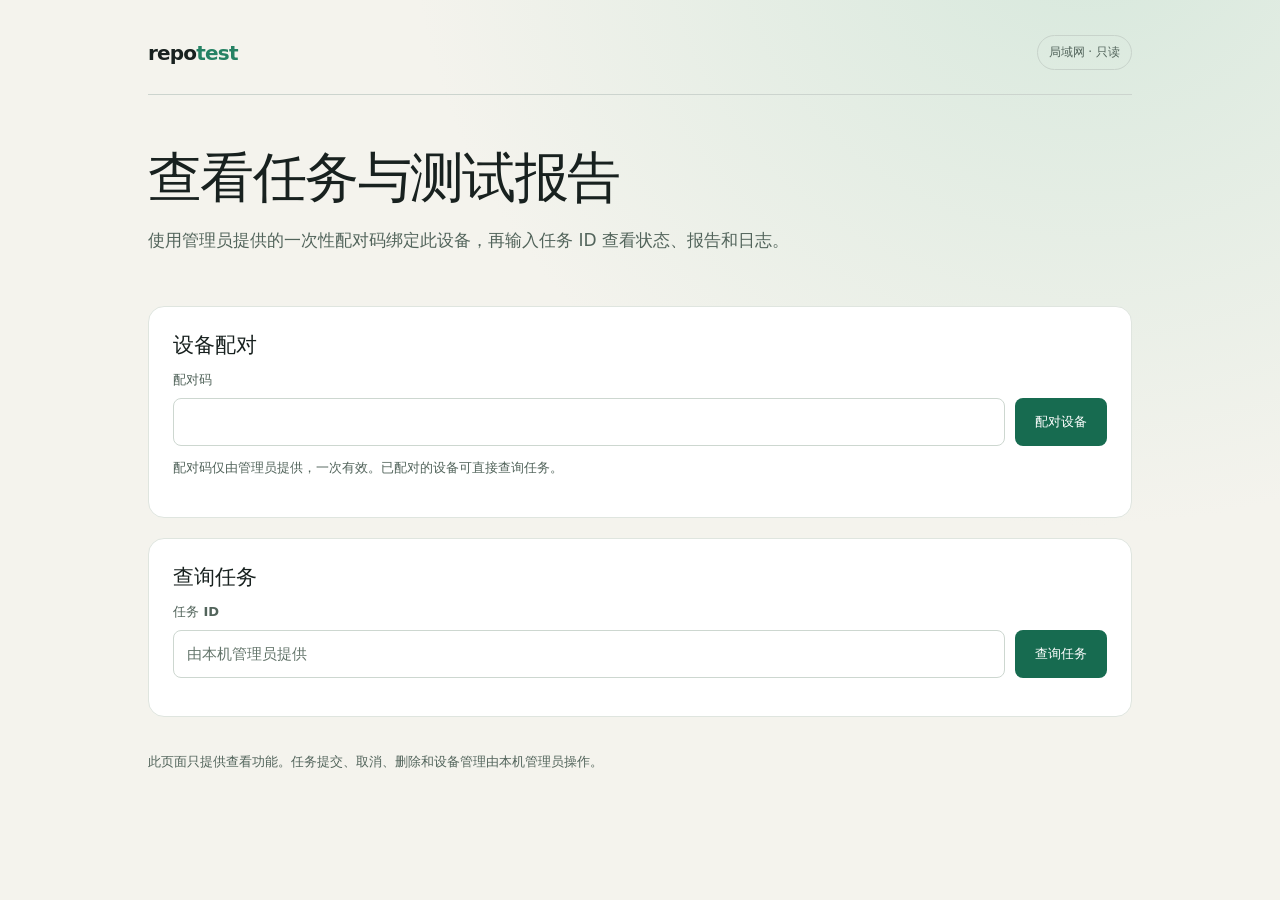
<file: internal/control/web/lan.html>
<!doctype html>
<html lang="zh-CN">
<head>
<meta charset="utf-8"><meta name="viewport" content="width=device-width,initial-scale=1">
<meta name="color-scheme" content="light"><title>RepoTest — 只读查看</title>
<style>
:root{font-family:Inter,"Segoe UI",system-ui,sans-serif;color:#18211f;background:#f4f3ed;font-synthesis:none}*{box-sizing:border-box}body{margin:0;min-height:100vh;background:radial-gradient(ellipse at 85% -10%,#d6e8dc 0,transparent 44%),#f4f3ed}.shell{max-width:1040px;margin:auto;padding:28px 28px 80px}.top{display:flex;justify-content:space-between;gap:16px;align-items:center;border-bottom:1px solid #ccd4ce;padding:7px 0 24px}.brand{font-weight:800;letter-spacing:-.04em;font-size:20px}.brand span{color:#268264}.badge{font-size:12px;color:#52645b;border:1px solid #c8d3cb;border-radius:99px;padding:8px 11px}.hero{padding:52px 0 32px}.hero h1{font-size:clamp(32px,5vw,54px);line-height:1.15;letter-spacing:-.03em;margin:0 0 18px}.hero p{font-size:17px;color:#52645b;line-height:1.6;max-width:650px;margin:0}.panel{background:#fff;border:1px solid #dfe5df;border-radius:16px;padding:24px;margin-top:20px}.panel h2{margin:0 0 12px;font-size:21px}.formrow{display:flex;gap:10px;align-items:end}.inputwrap{flex:1;min-width:0}.label{display:block;font-size:13px;font-weight:650;color:#52645b;margin:0 0 9px}.field{width:100%;height:48px;border:1px solid #cdd7d0;border-radius:8px;padding:0 13px;font:15px ui-monospace,monospace;color:#1c2b24}.field:focus{outline:3px solid #32866a40;border-color:#32866a}button{border:0;border-radius:8px;background:#176b50;color:#fff;font-weight:700;padding:0 20px;min-height:48px;cursor:pointer}button:hover{background:#12573f}button:focus-visible{outline:3px solid #32866a80;outline-offset:3px}button:disabled{opacity:.55;cursor:wait}.hint{font-size:13px;color:#52645b;line-height:1.6;margin:12px 0}.feedback{margin-top:14px;line-height:1.6;overflow-wrap:anywhere}.error{color:#a53627}.item{margin-top:18px;padding-top:18px;border-top:1px solid #dfe5df}.item h3{margin:0 0 12px;font-size:18px}.item p,.item pre{overflow-wrap:anywhere}.item pre{white-space:pre-wrap;background:#f6f8f5;padding:12px;border-radius:8px;font-size:13px;line-height:1.6}.packages{padding-left:20px}.packages li{margin:12px 0;overflow-wrap:anywhere}.foot{margin-top:36px;color:#52645b;font-size:13px}.field::placeholder{color:#65766c}::selection{background:#cde9dc;color:#18211f}
@media(max-width:650px){.shell{padding:18px 16px 56px}.hero{padding:36px 0 18px}.panel{padding:18px}.formrow{display:block}.formrow button{width:100%;margin-top:10px}.top{align-items:start}.badge{white-space:nowrap}}
</style>
</head>
<body><main class="shell">
<header class="top"><div class="brand">repo<span>test</span></div><div class="badge">局域网 · 只读</div></header>
<section class="hero"><h1>查看任务与测试报告</h1><p>使用管理员提供的一次性配对码绑定此设备，再输入任务 ID 查看状态、报告和日志。</p></section>
<section class="panel" aria-labelledby="pair-heading"><h2 id="pair-heading">设备配对</h2><form id="pair-form"><div class="formrow"><div class="inputwrap"><label class="label" for="pair-code">配对码</label><input class="field" id="pair-code" name="code" required maxlength="64" autocomplete="off" autocapitalize="characters" spellcheck="false"></div><button id="pair-submit" type="submit">配对设备</button></div></form><p class="hint">配对码仅由管理员提供，一次有效。已配对的设备可直接查询任务。</p><div id="pair-feedback" class="feedback" role="status" aria-live="polite"></div></section>
<section class="panel" aria-labelledby="task-heading"><h2 id="task-heading">查询任务</h2><form id="task-form"><div class="formrow"><div class="inputwrap"><label class="label" for="task-id">任务 ID</label><input class="field" id="task-id" name="task_id" required maxlength="128" autocomplete="off" spellcheck="false" placeholder="由本机管理员提供"></div><button id="task-submit" type="submit">查询任务</button></div></form><div id="task-result" class="feedback" aria-live="polite"></div></section>
<footer class="foot">此页面只提供查看功能。任务提交、取消、删除和设备管理由本机管理员操作。</footer>
</main>
<script>
const pairForm=document.querySelector('#pair-form');
const pairFeedback=document.querySelector('#pair-feedback');
const taskForm=document.querySelector('#task-form');
const taskResult=document.querySelector('#task-result');
let view=0,pollTimer;
function escapeHTML(value){return String(value??'').replace(/[&<>"']/g,c=>({'&':'&amp;','<':'&lt;','>':'&gt;','"':'&quot;',"'":'&#39;'}[c]))}
function fail(message){taskResult.className='feedback error';taskResult.textContent=message}
pairForm.addEventListener('submit',async event=>{event.preventDefault();const button=document.querySelector('#pair-submit');button.disabled=true;pairFeedback.className='feedback';pairFeedback.textContent='正在配对…';try{const response=await fetch('/pair',{method:'POST',headers:{'Content-Type':'application/json'},body:JSON.stringify({code:document.querySelector('#pair-code').value.trim()})});if(!response.ok)throw new Error('配对失败。请向管理员获取有效配对码后重试。');pairForm.reset();pairFeedback.textContent='设备已配对，可以查询任务。'}catch(error){pairFeedback.className='feedback error';pairFeedback.textContent=error.message||'无法连接服务，请稍后重试。'}finally{button.disabled=false}});
taskForm.addEventListener('submit',event=>{event.preventDefault();clearTimeout(pollTimer);const generation=++view;taskResult.className='feedback';taskResult.textContent='正在读取任务…';readTask(document.querySelector('#task-id').value.trim(),generation)});
async function readTask(id,generation){try{const response=await fetch('/api/v1/tasks/'+encodeURIComponent(id),{cache:'no-store'});if(generation!==view)return;if(response.status===401)throw new Error('设备尚未配对或登录已失效。请重新获取配对码。');if(!response.ok)throw new Error('未找到任务，请核对任务 ID 后重试。');const task=await response.json();if(generation!==view)return;const labels={queued:'排队中',running:'运行中',succeeded:'测试完成',failed:'测试失败',timeout:'已超时',cancelled:'已取消',error:'执行错误'};taskResult.className='feedback';taskResult.innerHTML='<div class="item"><h3>'+escapeHTML(labels[task.status]||task.status)+'</h3><p>任务 ID：'+escapeHTML(task.id)+'</p><p>'+escapeHTML(task.repo_url)+'</p>'+(task.phase?'<p>当前阶段：'+escapeHTML(task.phase)+'</p>':'')+(task.error_message?'<p class="error">'+escapeHTML(task.error_message)+'</p>':'')+'</div>';if(['queued','running'].includes(task.status)){pollTimer=setTimeout(()=>readTask(id,generation),1200);return}await readArtifacts(id,generation)}catch(error){if(generation===view)fail(error.message||'无法连接服务，请重新查询。')}}
async function readArtifacts(id,generation){for(const kind of ['report','log']){const response=await fetch('/api/v1/tasks/'+encodeURIComponent(id)+'/'+kind,{cache:'no-store'});if(generation!==view)return;if(response.status===401)throw new Error('设备登录已失效。请重新获取配对码。');if(!response.ok){taskResult.insertAdjacentHTML('beforeend','<div class="item">'+(kind==='report'?'暂无测试报告。':'暂无任务日志。')+'</div>');continue}if(kind==='log'){const body=await response.text();if(generation!==view)return;taskResult.insertAdjacentHTML('beforeend','<div class="item"><h3>任务日志</h3><pre>'+escapeHTML(body)+'</pre></div>')}else{const report=await response.json();if(generation!==view)return;const rows=(report.packages||[]).map(pkg=>'<li>'+escapeHTML(pkg.status)+' · '+escapeHTML(pkg.import_path)+(pkg.output?'<pre>'+escapeHTML(pkg.output)+'</pre>':'')+'</li>').join('');taskResult.insertAdjacentHTML('beforeend','<div class="item"><h3>测试报告</h3><p>'+escapeHTML(report.go_version)+'</p>'+(report.no_tests?'<p>未发现测试包。</p>':'')+'<ul class="packages">'+rows+'</ul></div>')}}}
</script></body></html>
</file>
